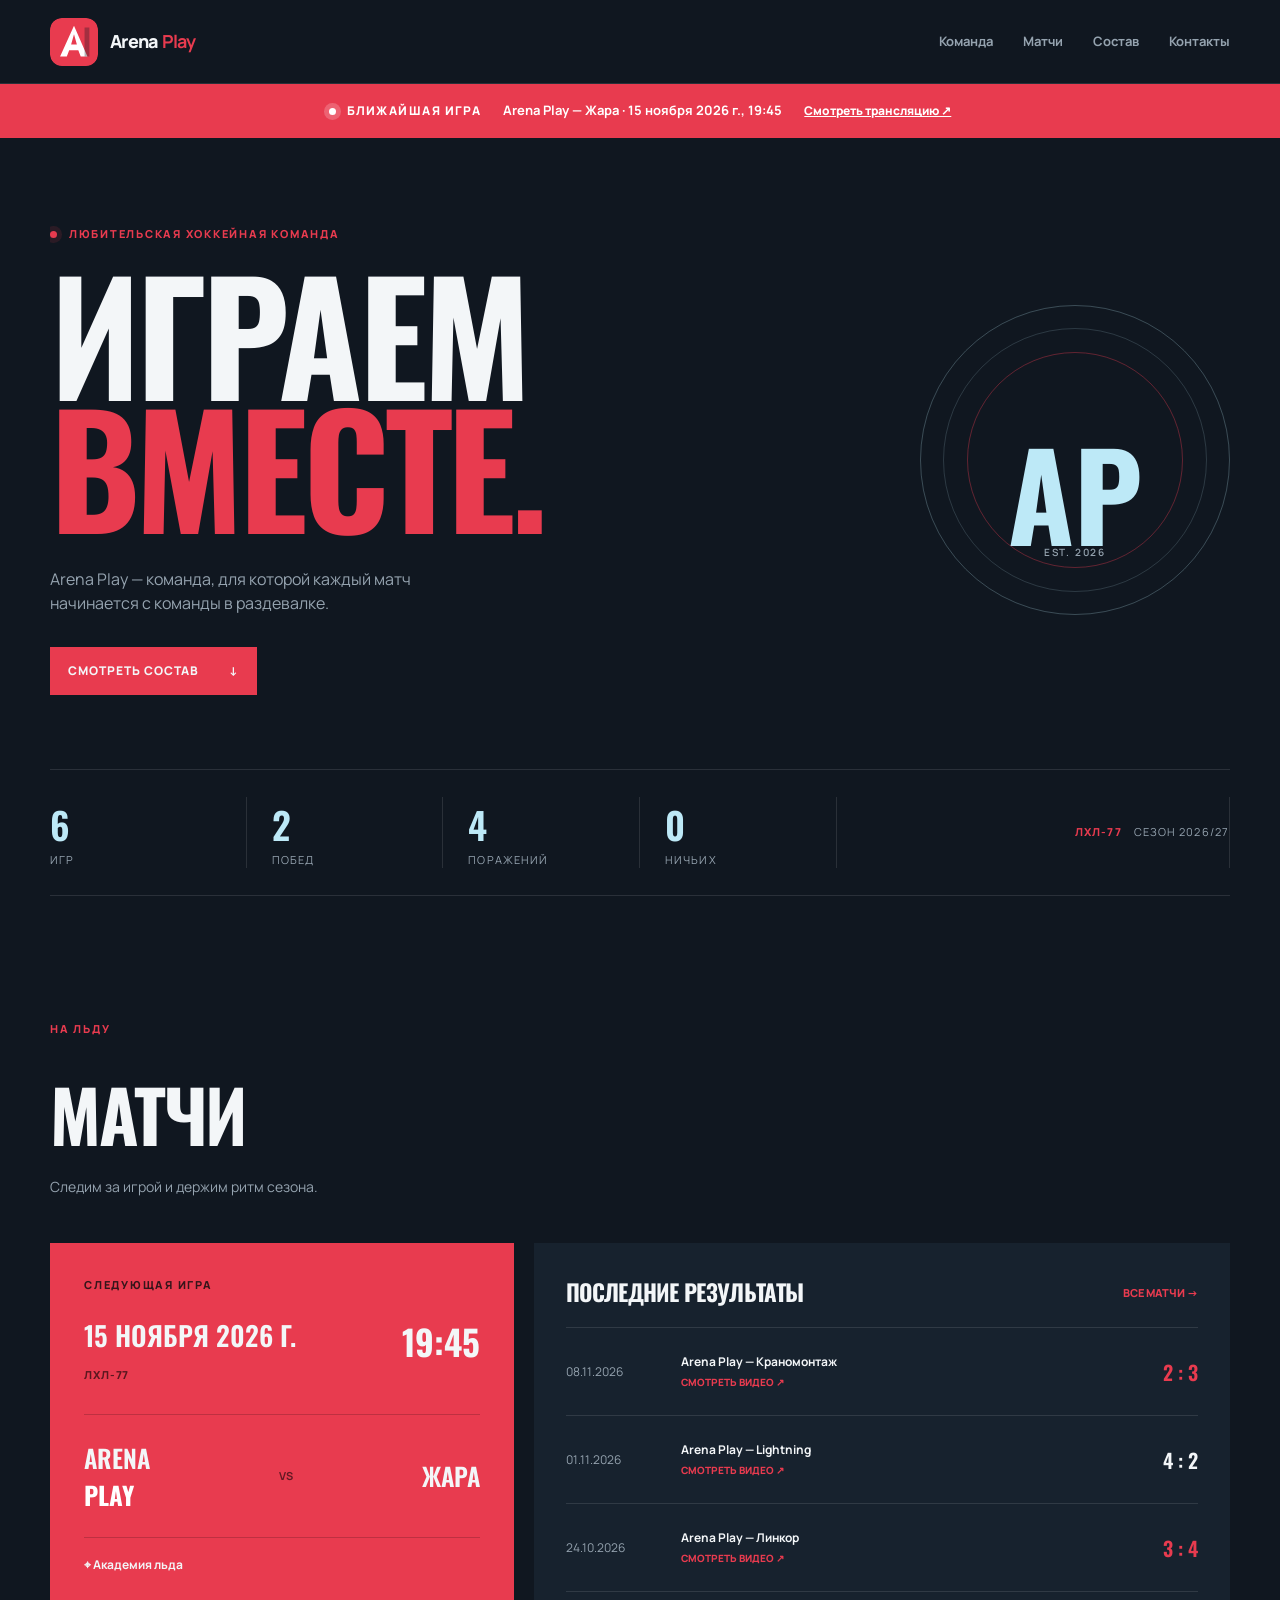
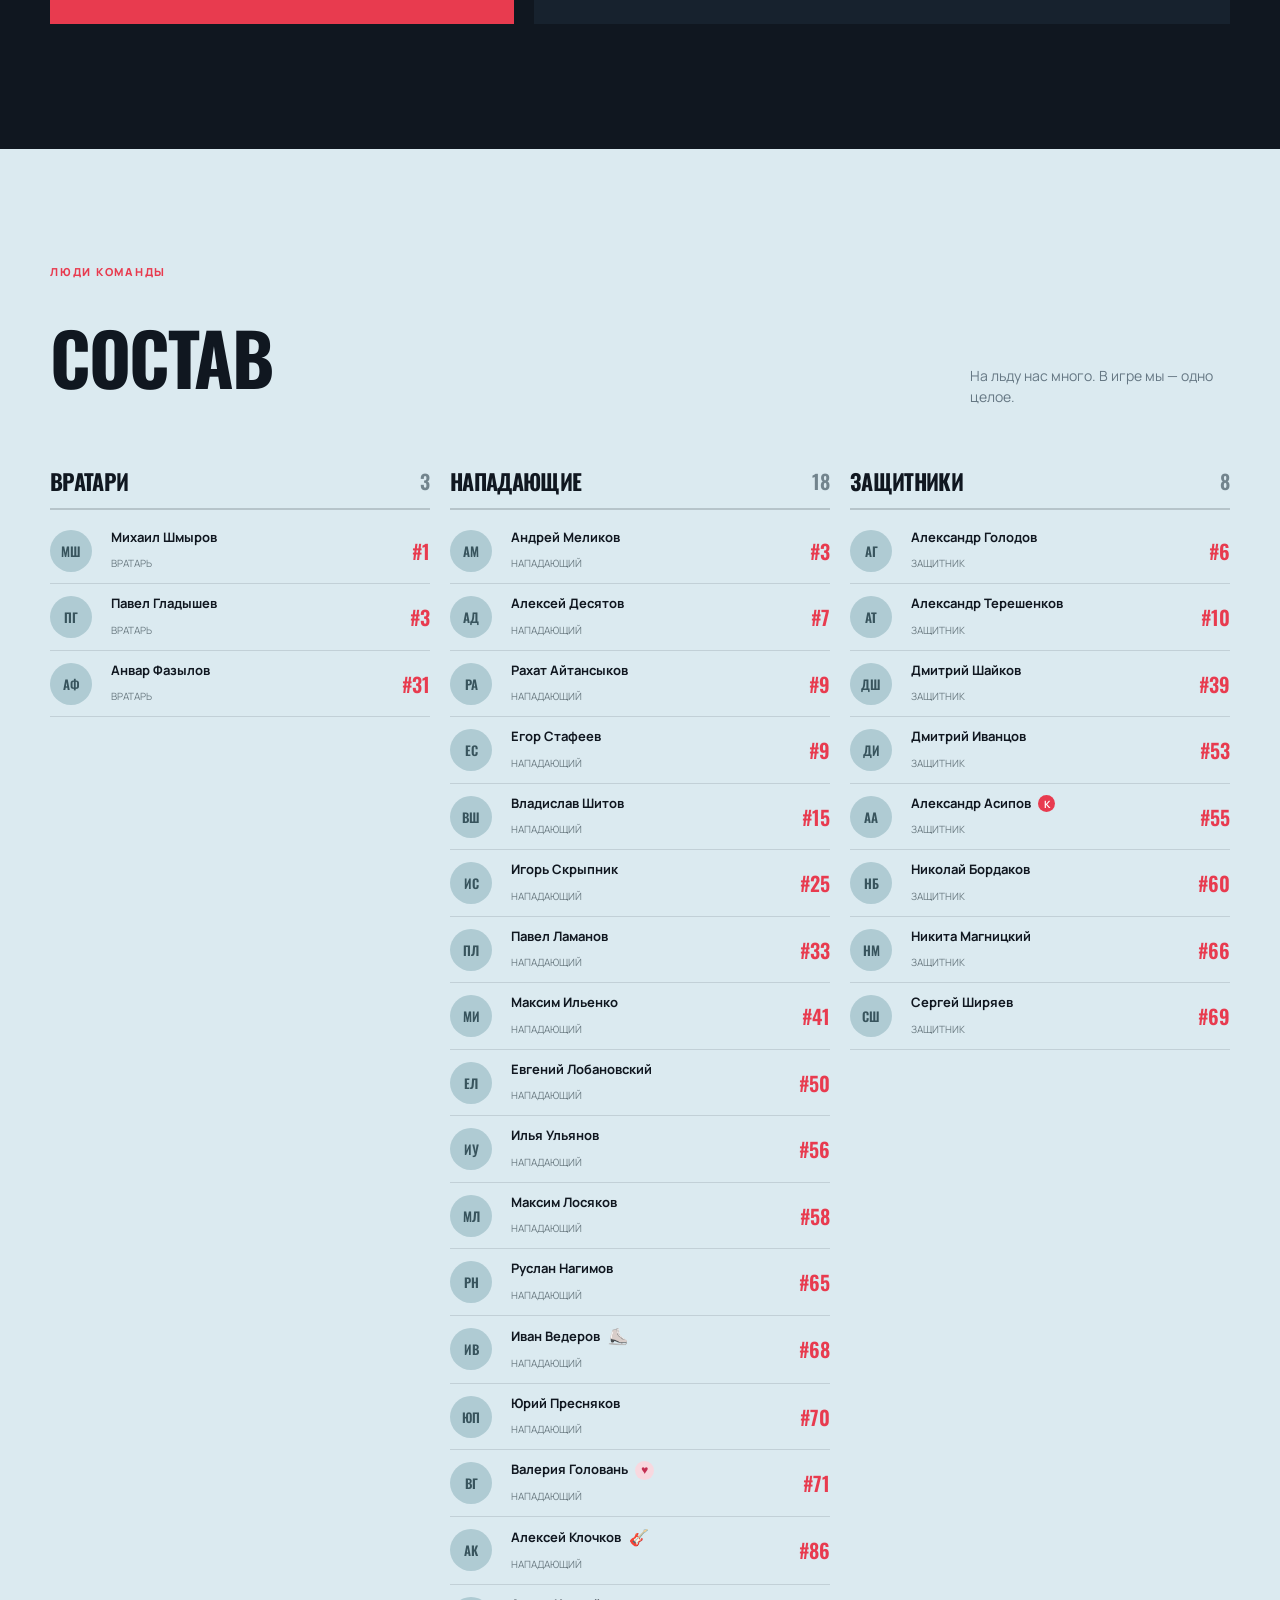
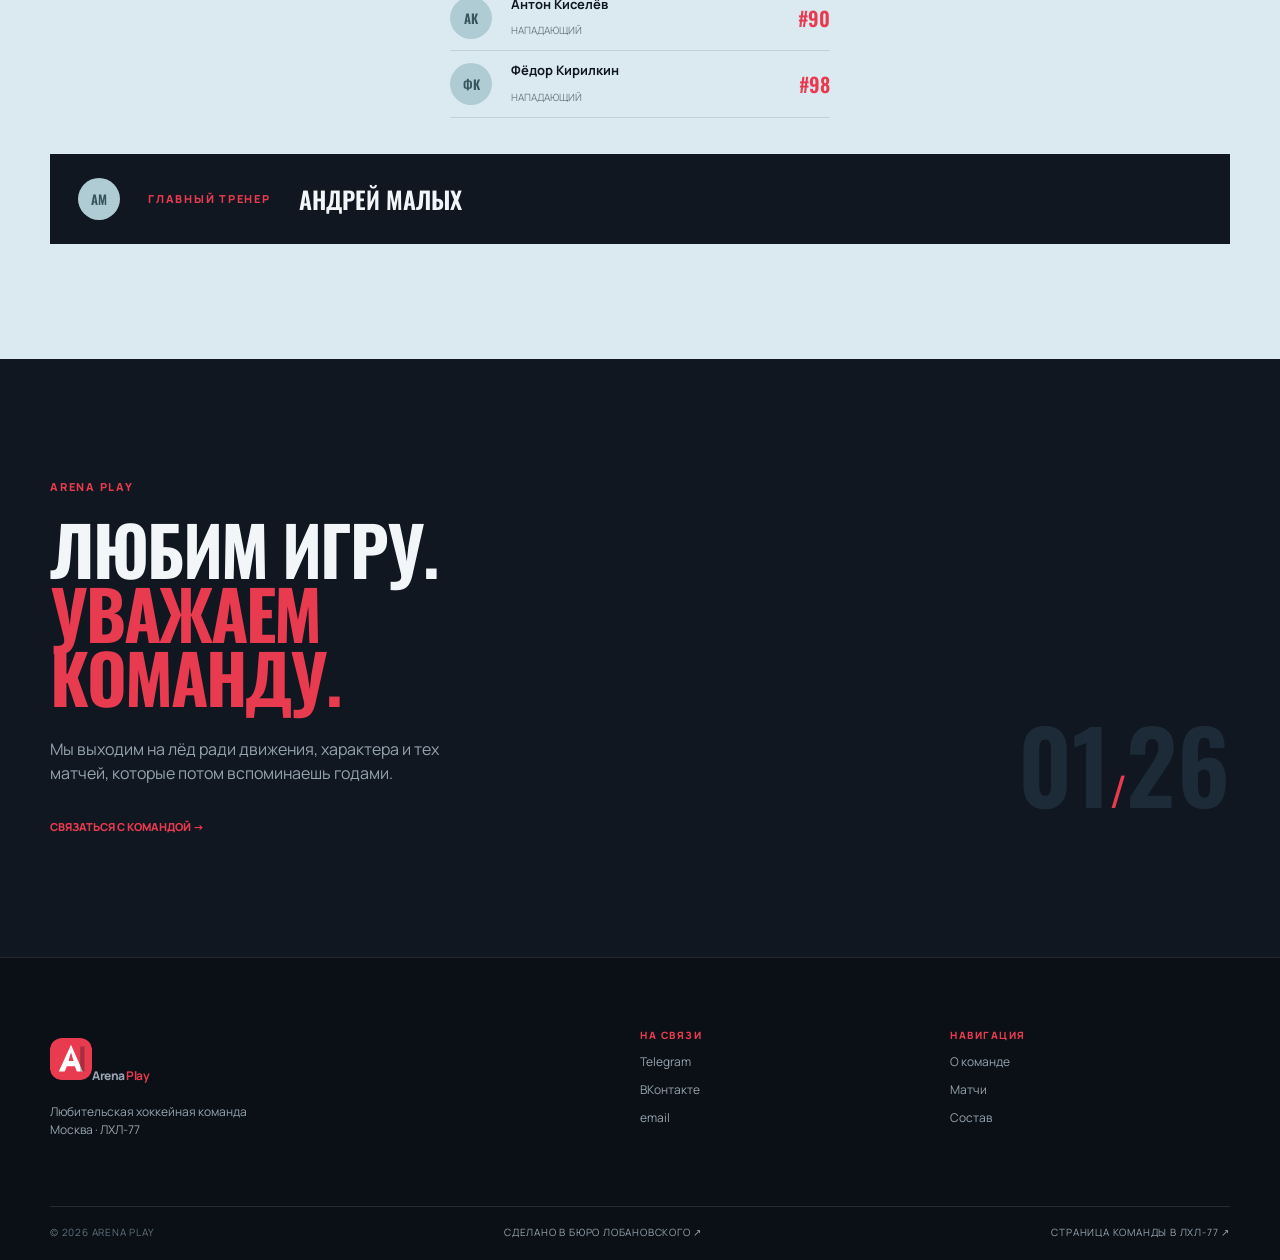
<file: index.html>
<!doctype html>
<html lang="ru">
  <head>
    <meta charset="UTF-8" />
    <meta name="viewport" content="width=device-width, initial-scale=1" />
    <meta name="description" content="Arena Play — любительская хоккейная команда." />
    <meta property="og:title" content="Arena Play — хоккейная команда" />
    <meta property="og:description" content="Состав, матчи и результаты Arena Play." />
    <meta property="og:type" content="website" />
    <meta property="og:url" content="https://arenaplayteam.ru/" />
    <link rel="icon" href="/assets/logo.svg" type="image/svg+xml" />
    <link rel="stylesheet" href="/styles/main.css" />
    <title>Arena Play — хоккейная команда</title>
  </head>
  <body>
    <header class="site-header">
      <a class="brand" href="#top" aria-label="Arena Play, на главную">
        <img src="/assets/logo.svg" alt="Arena Play" width="48" height="48" />
        <span>Arena <b>Play</b></span>
      </a>
      <button class="menu-toggle" type="button" aria-expanded="false" aria-controls="site-nav">Меню</button>
      <nav id="site-nav" class="site-nav" aria-label="Основная навигация">
        <a href="#team">Команда</a>
        <a href="#games">Матчи</a>
        <a href="#roster">Состав</a>
        <a href="#contacts">Контакты</a>
      </nav>
    </header>

    <main id="top">
      <div class="live-banner" id="next-game-banner" aria-label="Ближайшая игра Arena Play">
        <span><span class="live-dot"></span> Ближайшая игра</span>
        <strong>Загрузка расписания…</strong>
        <span aria-hidden="true">↗</span>
      </div>
      <section class="hero section-shell">
        <div class="hero-copy">
          <p class="eyebrow"><span class="live-dot"></span> Любительская хоккейная команда</p>
          <h1>Играем<br /><em>вместе.</em></h1>
          <p class="hero-lead">Arena Play — команда, для которой каждый матч начинается с команды в раздевалке.</p>
          <a class="button button-primary" href="#roster">Смотреть состав <span>↓</span></a>
        </div>
        <div class="hero-mark" aria-hidden="true">
          <div class="hero-ring"></div>
          <span>AP</span>
          <small>EST. 2026</small>
        </div>
      </section>

      <section id="team" class="stats-strip section-shell" aria-label="Статистика команды">
        <div><strong data-stat="games">6</strong><span>Игр</span></div>
        <div><strong data-stat="wins">2</strong><span>Побед</span></div>
        <div><strong data-stat="losses">4</strong><span>Поражений</span></div>
        <div><strong data-stat="draws">0</strong><span>Ничьих</span></div>
        <div class="stats-note"><span>ЛХЛ-77</span><small>Сезон 2026/27</small></div>
      </section>

      <section id="games" class="content-section section-shell">
        <div class="section-heading"><p class="eyebrow">На льду</p><h2>Матчи</h2><p>Следим за игрой и держим ритм сезона.</p></div>
        <div class="games-grid">
          <article class="next-game" id="next-game"></article>
          <div class="results-panel"><div class="panel-title"><h3>Последние результаты</h3><button type="button" class="text-link" data-matches-dialog aria-haspopup="dialog" aria-controls="matches-dialog">Все матчи →</button></div><div id="results-list" class="results-list"></div></div>
        </div>
      </section>

      <section id="roster" class="content-section roster-section">
        <div class="section-shell"><div class="section-heading heading-row"><div><p class="eyebrow">Люди команды</p><h2>Состав</h2></div><p>На льду нас много. В игре мы — одно целое.</p></div><div id="roster-list" class="roster-grid"></div></div>
      </section>

      <section class="about-section section-shell"><div class="about-card"><p class="eyebrow">Arena Play</p><h2>Любим игру.<br /><em>Уважаем команду.</em></h2><p>Мы выходим на лёд ради движения, характера и тех матчей, которые потом вспоминаешь годами.</p><a class="text-link" href="#contact-dialog" data-contact-dialog aria-haspopup="dialog" aria-controls="contact-dialog">Связаться с командой →</a></div><div class="about-number">01<span>/</span>26</div></section>
    </main>

    <footer id="contacts" class="site-footer"><div class="section-shell footer-grid"><div><a class="brand" href="#top"><img src="/assets/logo.svg" alt="" width="42" height="42" /><span>Arena <b>Play</b></span></a><p>Любительская хоккейная команда<br />Москва · ЛХЛ-77</p></div><div><p class="footer-label">На связи</p><a href="#contact-dialog" data-contact-dialog aria-haspopup="dialog" aria-controls="contact-dialog">Telegram</a><a href="#contact-dialog" data-contact-dialog aria-haspopup="dialog" aria-controls="contact-dialog">ВКонтакте</a><a href="#contact-dialog" data-contact-dialog aria-haspopup="dialog" aria-controls="contact-dialog">email</a></div><div><p class="footer-label">Навигация</p><a href="#team">О команде</a><a href="#games">Матчи</a><a href="#roster">Состав</a></div></div><div class="section-shell footer-bottom"><span>© <span id="year"></span> Arena Play</span><a href="https://lobanovsky.ru" target="_blank" rel="noopener noreferrer">Сделано в бюро Лобановского ↗</a><a href="https://lhl-77.ru/clubs/686" target="_blank" rel="noreferrer">Страница команды в ЛХЛ-77 ↗</a></div></footer>
    <dialog id="matches-dialog" class="matches-dialog" aria-labelledby="matches-title">
      <header class="matches-header">
        <form method="dialog"><button class="dialog-close" aria-label="Закрыть список матчей" autofocus>×</button></form>
        <p class="eyebrow">Календарь команды</p>
        <h2 id="matches-title">Все матчи</h2>
        <p id="matches-summary">Расписание и результаты, включая квалификацию.</p>
      </header>
      <div id="all-matches-list" class="all-matches-list"></div>
    </dialog>
    <dialog id="contact-dialog" class="contact-dialog" aria-labelledby="contact-title">
      <form method="dialog"><button class="dialog-close" aria-label="Закрыть" autofocus>×</button></form>
      <p class="eyebrow">Связаться с командой</p>
      <h2 id="contact-title">Контакты капитана</h2>
      <p data-captain-name></p>
      <a class="captain-phone" data-captain-phone></a>
    </dialog>
    <script type="module" src="/scripts/main.js"></script>
  </body>
</html>
</file>
<file: styles/main.css>
@import url('https://fonts.googleapis.com/css2?family=Manrope:wght@400;500;600;700;800&family=Oswald:wght@500;600;700&display=swap');
:root{--bg:#101720;--surface:#17222e;--surface2:#1d2b39;--line:rgba(255,255,255,.11);--text:#f3f6f8;--muted:#95a3af;--red:#e83b4f;--ice:#bde9f7;--max:1180px}*{box-sizing:border-box}html{scroll-behavior:smooth}body{margin:0;background:var(--bg);color:var(--text);font-family:Manrope,Arial,sans-serif;line-height:1.5}a{color:inherit;text-decoration:none}.section-shell{width:min(calc(100% - 48px),var(--max));margin:auto}.site-header{height:84px;border-bottom:1px solid var(--line);display:flex;align-items:center;justify-content:space-between;padding:0 max(24px,calc((100vw - var(--max))/2));position:relative;z-index:2}.brand{display:flex;align-items:center;gap:12px;font-weight:800;font-size:18px;letter-spacing:-.04em}.brand img{border-radius:12px}.brand b{color:var(--red)}.site-nav{display:flex;gap:30px;color:var(--muted);font-size:13px;font-weight:700}.site-nav a:hover,.site-footer a:hover{color:var(--text)}.menu-toggle{display:none;background:none;border:1px solid var(--line);color:var(--text);padding:8px 12px;border-radius:6px}.hero{min-height:575px;display:flex;align-items:center;justify-content:space-between;padding:88px 0 74px;overflow:hidden}.eyebrow{color:var(--red);font-size:11px;text-transform:uppercase;letter-spacing:.16em;font-weight:800;margin:0 0 22px}.live-dot{display:inline-block;width:7px;height:7px;background:var(--red);border-radius:50%;margin-right:8px;box-shadow:0 0 0 5px rgba(232,59,79,.12)}h1,h2,h3,h4,p{margin-top:0}h1,h2,h3{font-family:Oswald,Arial,sans-serif;text-transform:uppercase;letter-spacing:-.03em}h1{font-size:clamp(72px,12vw,156px);line-height:.87;margin:0 0 35px;font-weight:700}h1 em,h2 em{color:var(--red);font-style:normal}.hero-lead{max-width:410px;color:var(--muted);font-size:16px;margin-bottom:32px}.button{display:inline-flex;gap:30px;align-items:center;padding:15px 18px;font-weight:800;font-size:12px;text-transform:uppercase;letter-spacing:.08em}.button-primary{background:var(--red)}.button-primary:hover{background:#f15364}.hero-mark{width:310px;height:310px;border:1px solid rgba(189,233,247,.25);border-radius:50%;display:grid;place-items:center;position:relative;color:var(--ice);font-family:Oswald,sans-serif;font-size:120px;font-weight:700}.hero-mark:before,.hero-mark:after{content:'';position:absolute;border:1px solid rgba(189,233,247,.16);border-radius:50%;inset:22px}.hero-mark:after{inset:46px;border-color:rgba(232,59,79,.38)}.hero-mark span{z-index:1}.hero-mark small{position:absolute;bottom:55px;font:600 10px Manrope;letter-spacing:.18em;color:var(--muted)}.stats-strip{border-top:1px solid var(--line);border-bottom:1px solid var(--line);display:grid;grid-template-columns:repeat(4,1fr) 2fr;padding:27px 0}.stats-strip div{border-right:1px solid var(--line);padding-left:25px}.stats-strip div:first-child{padding-left:0}.stats-strip strong{display:block;font:600 37px Oswald;color:var(--ice)}.stats-strip span,.stats-strip small{display:block;color:var(--muted);font-size:11px;text-transform:uppercase;letter-spacing:.1em}.stats-note{display:flex;align-items:center;justify-content:flex-end;gap:12px}.stats-note span{color:var(--red);font-weight:800}.content-section{padding:125px 0}.section-heading{margin-bottom:46px}.section-heading h2{font-size:72px;margin:0 0 8px}.section-heading>p:last-child{color:var(--muted);font-size:14px}.games-grid{display:grid;grid-template-columns:1fr 1.5fr;gap:20px}.next-game{background:var(--red);padding:34px;min-height:325px}.next-game .eyebrow{color:#35151a}.game-date{font:600 27px Oswald;text-transform:uppercase;display:flex;justify-content:space-between;gap:10px}.game-date strong{font-size:35px}.game-tournament{font-size:11px;color:#5b171f;text-transform:uppercase;font-weight:800;letter-spacing:.08em}.matchup{display:flex;align-items:center;justify-content:space-between;border-top:1px solid rgba(0,0,0,.18);border-bottom:1px solid rgba(0,0,0,.18);padding:24px 0;margin:30px 0 18px;font:600 25px Oswald;text-transform:uppercase}.matchup i{font:700 11px Manrope;color:#611923}.matchup b{color:#fff}.arena{font-size:12px;font-weight:700}.results-panel{background:var(--surface);padding:32px}.panel-title{display:flex;justify-content:space-between;align-items:center;border-bottom:1px solid var(--line);padding-bottom:18px}.panel-title h3{font-size:23px;margin:0}.panel-title a,.text-link{color:var(--red);font-size:11px;text-transform:uppercase;font-weight:800}.result-row{display:grid;grid-template-columns:100px 1fr 55px;gap:15px;align-items:center;border-bottom:1px solid var(--line);padding:25px 0;font-size:12px}.result-row>span{color:var(--muted)}.result-row strong{font:600 20px Oswald;text-align:right}.result-row .loss{color:var(--red)}.roster-section{background:#dbeaf0;color:var(--bg);padding:115px 0}.roster-section .eyebrow{color:var(--red)}.heading-row{display:flex;justify-content:space-between;align-items:end}.heading-row>p{max-width:260px;color:#657783!important;margin-bottom:12px}.roster-grid{display:grid;grid-template-columns:repeat(3,1fr);gap:36px 20px}.roster-group-heading{display:flex;align-items:center;justify-content:space-between;border-bottom:2px solid rgba(16,23,32,.18);padding-bottom:10px;margin-bottom:8px}.roster-group-heading h3{font-size:22px;margin:0}.roster-group-heading span{font:600 20px Oswald;color:#72848d}.player-card{display:grid;grid-template-columns:48px 1fr 32px;gap:13px;align-items:center;border-bottom:1px solid rgba(16,23,32,.12);padding:10px 0}.player-avatar{width:42px;height:42px;background:#afcbd3;border-radius:50%;display:grid;place-items:center;position:relative;overflow:hidden;font:600 13px Oswald;color:#38545d}.player-avatar img{position:absolute;inset:0;width:100%;height:100%;object-fit:cover}.player-card h4{font-size:13px;margin:0 0 2px;display:flex;align-items:center;gap:7px}.player-card .captain-badge{width:17px;height:17px;border-radius:50%;display:inline-grid;place-items:center;background:var(--red);color:#fff;font:700 10px Manrope;letter-spacing:0;text-transform:none}.player-card .female-badge{width:19px;height:19px;border-radius:50%;display:inline-grid;place-items:center;background:#f8d8df;color:#c32f52;font:700 12px Arial;letter-spacing:0;text-transform:none}.player-card span{font-size:10px;color:#6c7c83;text-transform:uppercase}.player-card>strong{font:600 20px Oswald;color:var(--red);text-align:right}.coach-card{grid-column:1/-1;background:var(--bg);color:var(--text);padding:24px 28px;display:flex;align-items:center;gap:28px}.coach-card .eyebrow{margin:0}.coach-card strong{font:600 24px Oswald;text-transform:uppercase}.about-section{padding:120px 0;display:flex;justify-content:space-between;align-items:end}.about-card{max-width:560px}.about-card h2{font-size:68px;line-height:.94;margin-bottom:28px}.about-card>p:not(.eyebrow){color:var(--muted);max-width:400px;margin-bottom:28px}.about-number{font:600 100px Oswald;color:var(--surface2)}.about-number span{color:var(--red);font-size:40px}.site-footer{background:#0b1016;border-top:1px solid var(--line);padding:70px 0 20px}.footer-grid{display:grid;grid-template-columns:2fr 1fr 1fr;gap:30px}.footer-grid p:not(.footer-label){color:var(--muted);font-size:12px;margin-top:18px}.footer-grid>a,.footer-grid div>a{display:block;color:var(--muted);font-size:12px;margin:10px 0}.footer-label{font-size:10px;text-transform:uppercase;letter-spacing:.15em;color:var(--red);font-weight:800}.footer-bottom{border-top:1px solid var(--line);margin-top:55px;padding-top:18px;display:flex;justify-content:space-between;color:#60717d;font-size:10px;text-transform:uppercase;letter-spacing:.08em}.footer-bottom a{color:var(--muted)}
.live-banner{display:flex;align-items:center;justify-content:center;gap:22px;min-height:54px;padding:10px 24px;background:var(--red);color:#fff;font-size:12px;font-weight:800}.live-banner[hidden]{display:none}.live-banner>span:first-child{text-transform:uppercase;letter-spacing:.12em}.live-banner .live-dot{background:#fff;box-shadow:0 0 0 5px rgba(255,255,255,.2)}.live-banner strong{font-size:13px}.live-banner:hover{background:#f15364}
@media(max-width:760px){.live-banner{flex-wrap:wrap;gap:4px 12px;padding:12px 18px;text-align:center}.live-banner>span:first-child{width:100%}.section-shell{width:min(calc(100% - 36px),var(--max))}.site-header{height:70px;padding:0 18px}.menu-toggle{display:block}.site-nav{position:absolute;left:0;right:0;top:70px;background:var(--surface);padding:18px;display:none;flex-direction:column;gap:18px;border-bottom:1px solid var(--line)}.site-nav.is-open{display:flex}.hero{min-height:610px;display:block;padding:80px 0 60px}.hero-mark{width:190px;height:190px;font-size:75px;margin:55px 0 0 auto}.hero-mark small{bottom:28px}.stats-strip{grid-template-columns:repeat(2,1fr);gap:20px;padding:24px 0}.stats-strip div,.stats-strip div:first-child{padding-left:0;border:0}.stats-note{grid-column:1/-1;justify-content:flex-start}.content-section,.roster-section,.about-section{padding:78px 0}.section-heading h2,.about-card h2{font-size:54px}.games-grid{grid-template-columns:1fr}.next-game{padding:25px}.game-date{font-size:22px}.game-date strong{font-size:29px}.result-row{grid-template-columns:70px 1fr 50px}.result-row b{font-size:11px}.heading-row{display:block}.heading-row>p{margin-top:25px}.roster-grid{grid-template-columns:1fr;gap:26px}.coach-card{grid-column:auto;display:block}.coach-card .eyebrow{margin-bottom:10px}.about-section{display:block}.about-number{font-size:75px;margin-top:55px}.footer-grid{grid-template-columns:1fr 1fr}.footer-grid>div:first-child{grid-column:1/-1}.footer-bottom{display:block;line-height:2}.footer-bottom a{display:block}}
.result-match{display:flex;flex-direction:column;align-items:flex-start;gap:4px}.result-video,.result-video-pending{font-size:10px;font-weight:800}.result-video{color:var(--red);text-transform:uppercase}.result-video:hover{text-decoration:underline}.result-video-pending{color:var(--muted)}
.result-row .scheduled{color:var(--ice)}
.banner-video{text-decoration:underline;white-space:nowrap}.live-banner a:hover{text-decoration:underline}

.contact-dialog {
  width: min(420px, calc(100% - 36px));
  padding: 36px;
  border: 1px solid var(--line);
  background: var(--surface);
  color: var(--text);
}
.contact-dialog::backdrop {
  background: rgba(0, 0, 0, .75);
}
.contact-dialog h2 {
  font-size: 30px;
  line-height: 1.2;
  margin-bottom: 24px;
}
.contact-dialog .eyebrow {
  margin-bottom: 12px;
}
.dialog-close {
  float: right;
  margin: -20px -20px 0 12px;
  width: 44px;
  height: 44px;
  border: 0;
  background: transparent;
  color: var(--muted);
  font-size: 28px;
  cursor: pointer;
}
.captain-phone {
  color: var(--ice);
  font-size: 22px;
}
.captain-phone:hover, .dialog-close:hover {
  color: var(--red);
}

.player-card .player-badge{display:inline-grid;place-items:center;flex-shrink:0;width:21px;height:21px;font-size:16px;line-height:1;text-transform:none}

.panel-title button { border: 0; padding: 8px 0 8px 12px; background: transparent; font-family: inherit; cursor: pointer; white-space: nowrap; }
.panel-title button:hover { color: var(--ice); }
body:has(dialog[open]) { overflow: hidden; }
.matches-dialog { width: min(860px, calc(100% - 32px)); max-height: 85vh; max-height: 85dvh; padding: 0; border: 1px solid var(--line); background: var(--surface); color: var(--text); }
.matches-dialog::backdrop { background: rgba(0, 0, 0, .8); }
.matches-header { position: sticky; top: 0; z-index: 1; padding: 28px 72px 22px 32px; background: var(--surface); border-bottom: 1px solid var(--line); }
.matches-header .eyebrow { margin-bottom: 8px; }
.matches-header h2 { font-size: 44px; line-height: 1.1; margin-bottom: 10px; }
.matches-header > p:last-child { margin: 0; font-size: 12px; color: var(--muted); }
.matches-dialog .dialog-close { position: absolute; top: 16px; right: 16px; float: none; margin: 0; }
.all-matches-list { padding: 12px 32px 28px; }
.matches-section + .matches-section { margin-top: 30px; }
.matches-section h3 { display: flex; align-items: center; gap: 12px; padding-top: 16px; margin-bottom: 0; font-size: 24px; }
.matches-section h3 span { font: 600 12px Manrope, sans-serif; color: var(--muted); }
.matches-dialog .result-row { grid-template-columns: 96px minmax(0, 1fr) 72px; padding: 20px 0; }
.matches-dialog .result-row > span small { display: block; margin-top: 4px; font-size: 10px; }
.match-details { color: var(--muted); font-size: 10px; overflow-wrap: anywhere; }
.result-row .match-status { font: 700 11px Manrope, sans-serif; color: var(--ice); }
.matches-empty { margin: 24px 0; font-size: 13px; color: var(--muted); }
@media (max-width: 600px) {
  .matches-header { padding: 24px 58px 20px 18px; }
  .matches-header h2 { font-size: 36px; }
  .matches-dialog .dialog-close { top: 10px; right: 8px; }
  .all-matches-list { padding: 8px 18px 24px; }
  .matches-dialog .result-row { grid-template-columns: 66px minmax(0, 1fr) 62px; gap: 10px; }
  .matches-dialog .result-match { min-width: 0; overflow-wrap: anywhere; }
}
</file>
